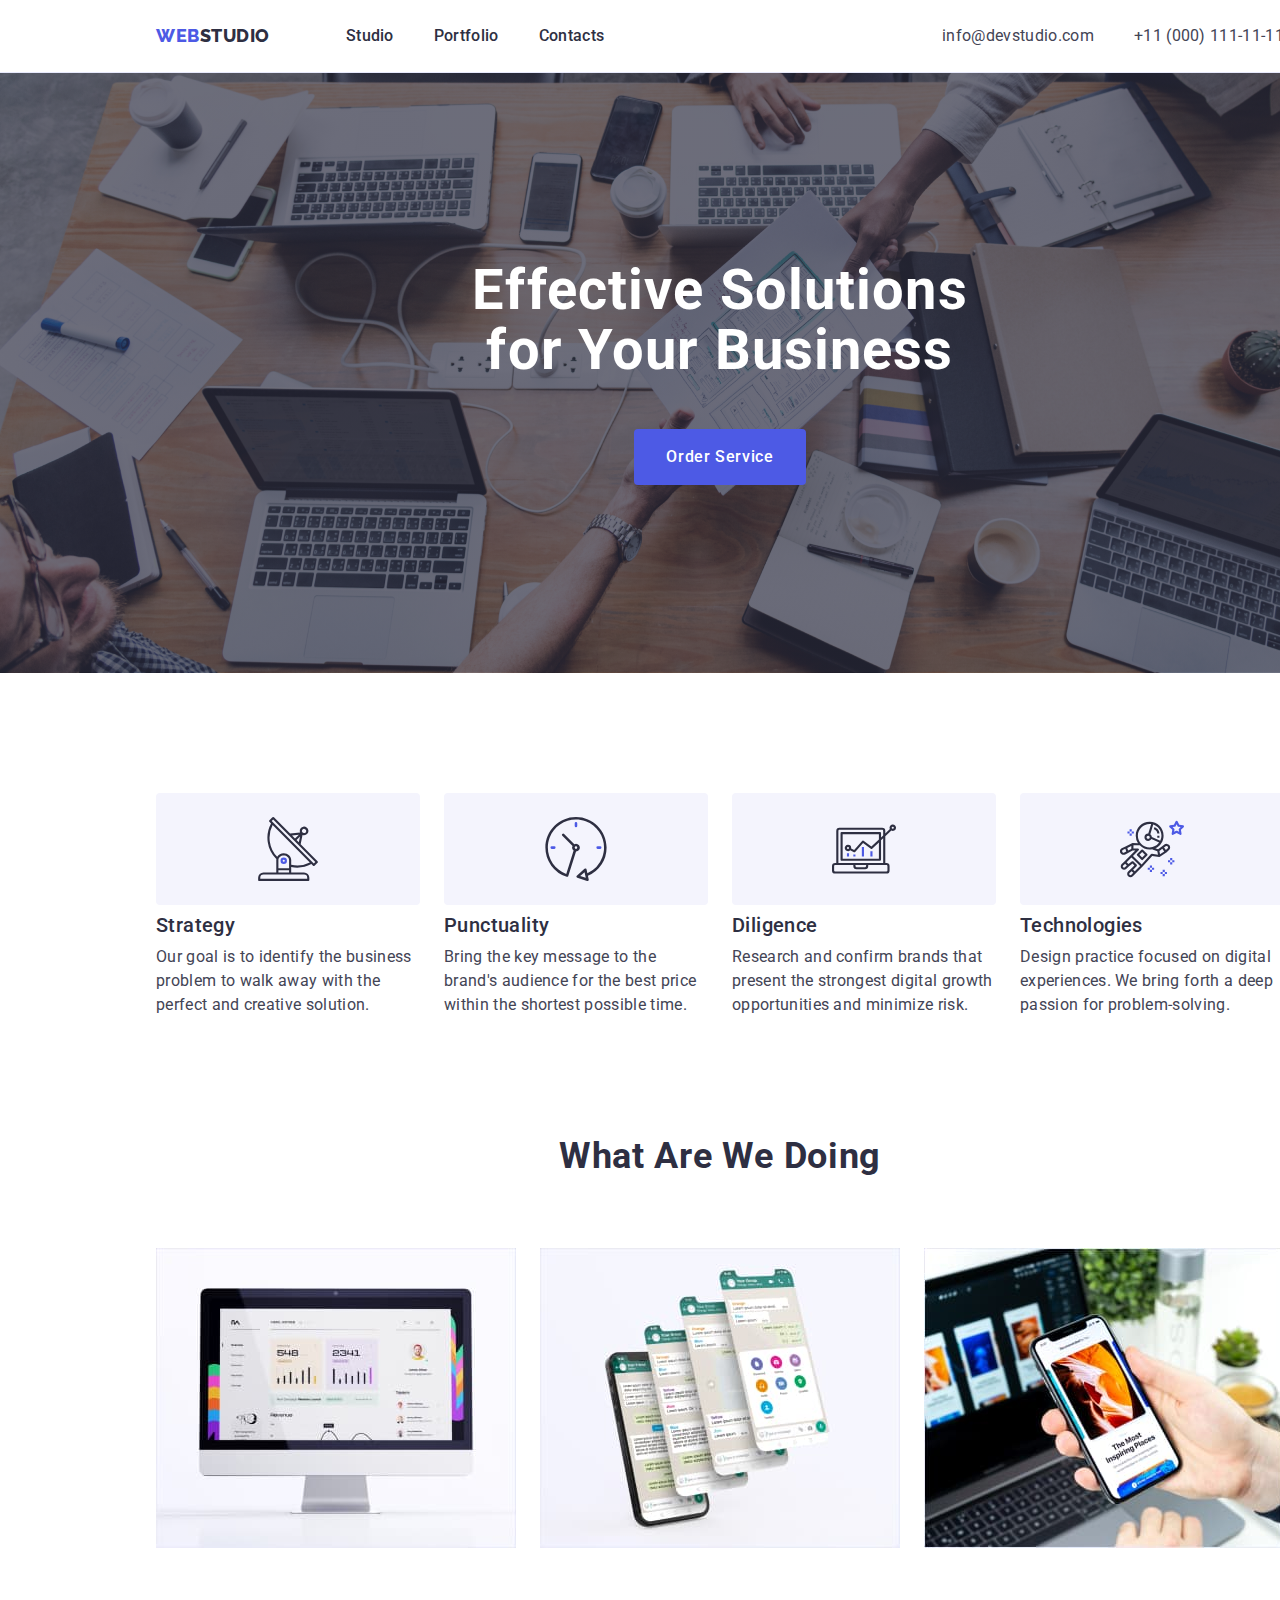
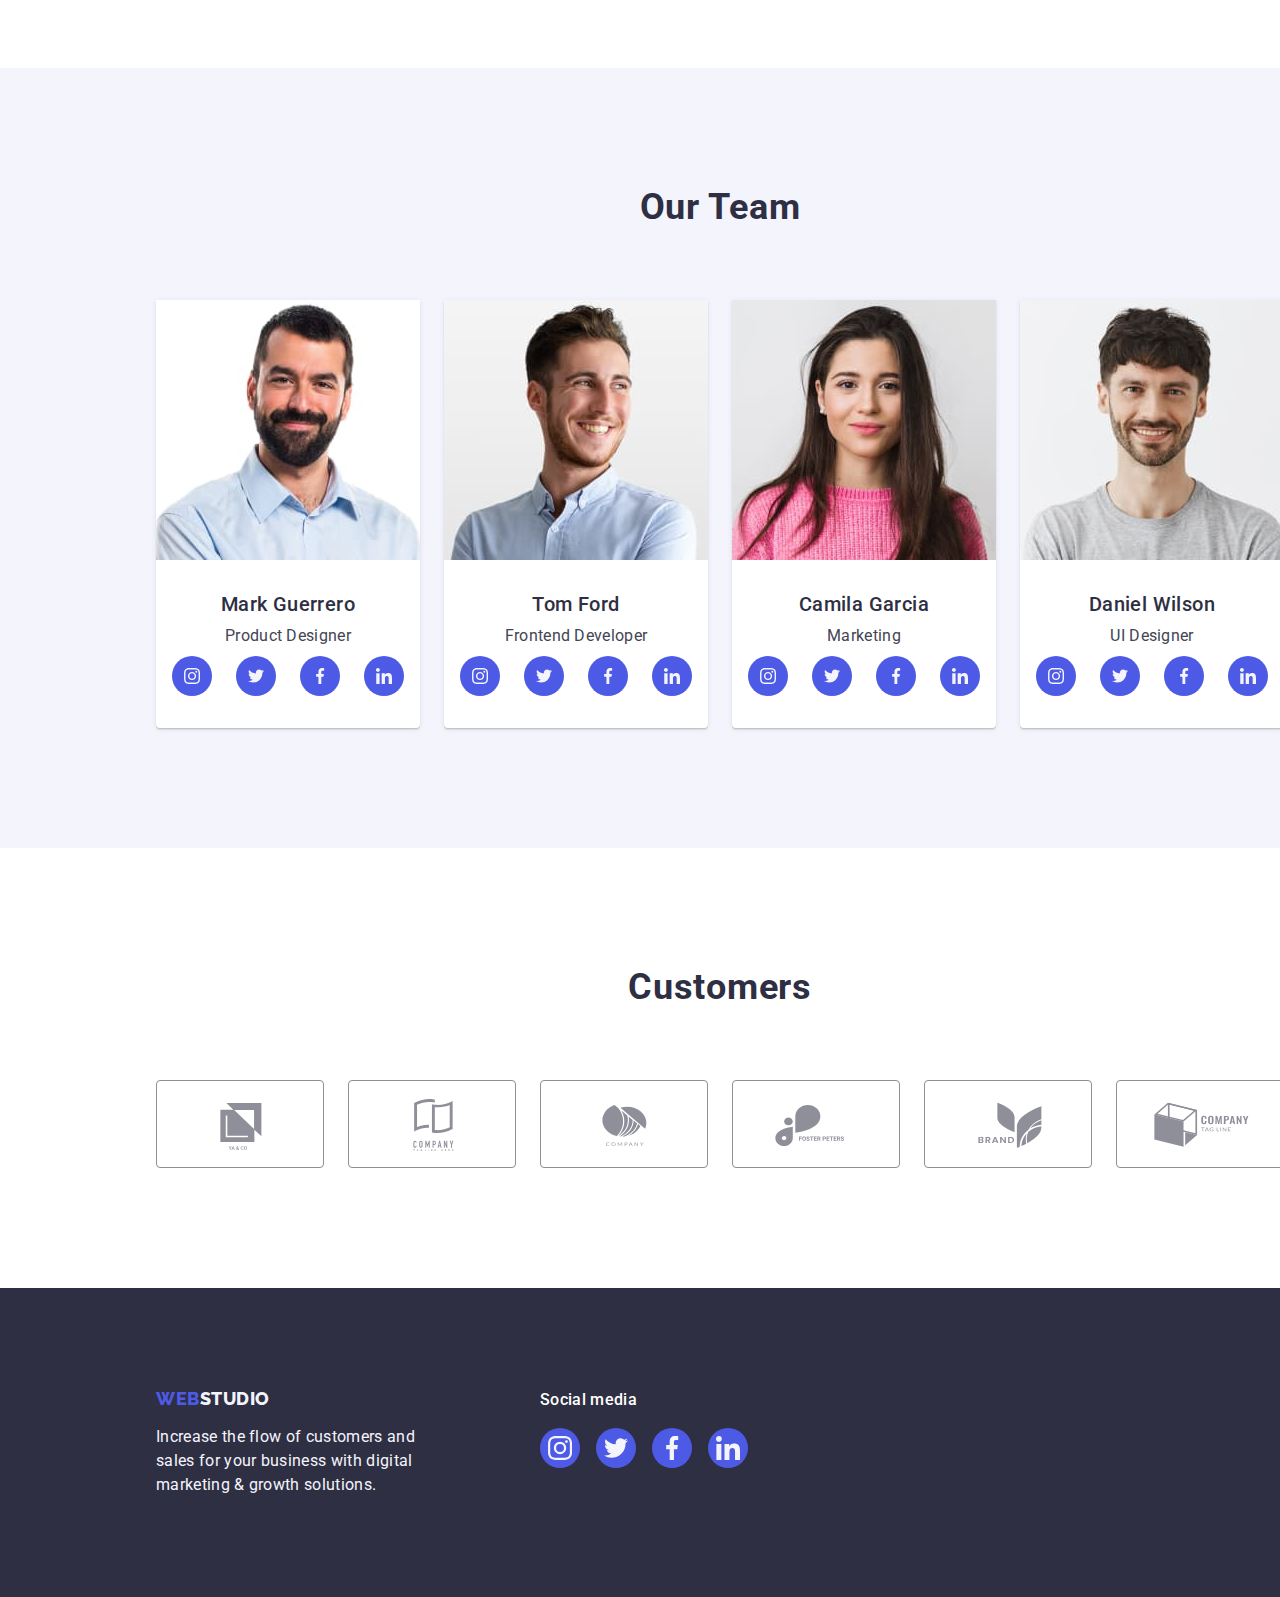
<file: index.html>
<!DOCTYPE html>
<html lang="en">
  <head>
    <meta charset="UTF-8" />
    <meta http-equiv="X-UA-Compatible" content="IE=edge" />
    <meta name="viewport" content="width=device-width, initial-scale=1.0" />
    <title>Document</title>
    <!-- modern-normolize -->
    <link
      rel="stylesheet"
      href="https://cdnjs.cloudflare.com/ajax/libs/modern-normalize/1.1.0/modern-normalize.min.css"
    />

    <link rel="preconnect" href="https://fonts.googleapis.com" />
    <link rel="preconnect" href="https://fonts.gstatic.com" crossorigin />
    <link
      href="https://fonts.googleapis.com/css2?family=Raleway:wght@800&family=Roboto:wght@400;500;700;900&display=swap"
      rel="stylesheet"
    />

    <link rel="stylesheet" href="./css/style.css" />
  </head>
  <body class="wrapper">
    <!-- header  -->
    <header class="header">
      <div class="container transform header-box">
        <nav class="transform">
          <!-- logo -->
          <a href="./index.html" class="logo link"
            >Web<span class="logo-header">Studio</span></a
          >

          <ul class="list transform">
            <li class="menu-link">
              <a href="./index.html" class="menu-item link">Studio</a>
            </li>
            <li class="menu-link">
              <a href="./portfolio.html" class="menu-item link">Portfolio</a>
            </li>
            <li class="menu-link">
              <a href="" class="menu-item link">Contacts</a>
            </li>
          </ul>
        </nav>
        <address class="adress">
          <ul class="list transform">
            <li class="adress-link">
              <a href="mailto:info@devstudio.com" class="adress-item link"
                >info@devstudio.com</a
              >
            </li>
            <li class="adress-link">
              <a href="tel:+110001111111" class="adress-item link"
                >+11 (000) 111-11-11</a
              >
            </li>
          </ul>
        </address>
      </div>
    </header>
    <main>
      <!-- hero -->
      <section class="hero">
        <div class="hero-box container">
          <h1 class="hero-title">Effective Solutions for Your Business</h1>
          <button type="button" class="button hero-button">
            Order Service
          </button>
        </div>
      </section>
      <!-- advantages -->
      <section class="section">
        <div class="container adv">
          <h2 hidden class="advantages-title">advantages</h2>
          <ul class="list">
            <li class="adv-list-item">
              <div class="pic-div">
                <svg class="pic" width="64" height="64">
                  <use href="./images/icons.svg#antenna"></use>
                </svg>
              </div>
              <h3 class="adv-title">Strategy</h3>
              <p class="adv-description">
                Our goal is to identify the business problem to walk away with
                the perfect and creative solution.
              </p>
            </li>
            <li class="adv-list-item">
              <div class="pic-div">
                <svg class="pic" width="64" height="64">
                  <use href="./images/icons.svg#clock"></use>
                </svg>
              </div>
              <h3 class="adv-title">Punctuality</h3>
              <p class="adv-description">
                Bring the key message to the brand's audience for the best price
                within the shortest possible time.
              </p>
            </li>
            <li class="adv-list-item">
              <div class="pic-div">
                <svg class="pic" width="64" height="64">
                  <use href="./images/icons.svg#diagram"></use>
                </svg>
              </div>
              <h3 class="adv-title">Diligence</h3>
              <p class="adv-description">
                Research and confirm brands that present the strongest digital
                growth opportunities and minimize risk.
              </p>
            </li>
            <li class="adv-list-item">
              <div class="pic-div">
                <svg class="pic" width="64" height="64">
                  <use href="./images/icons.svg#astronaut"></use>
                </svg>
              </div>
              <h3 class="adv-title">Technologies</h3>
              <p class="adv-description">
                Design practice focused on digital experiences. We bring forth a
                deep passion for problem-solving.
              </p>
            </li>
          </ul>
        </div>
      </section>
      <!-- work -->
      <section class="work-section">
        <div class="container">
          <h2 class="work-title">What are we doing</h2>
          <ul class="list transform">
            <li class="work-item">
              <img src="./images/monitor.jpg" alt="monitor" width="360" />
            </li>
            <li class="work-item">
              <img src="./images/phone.jpg" alt="phone" width="360" />
            </li>
            <li class="work-item">
              <img
                src="./images/leptop-phone.jpg"
                alt="laptop with phone"
                width="360"
              />
            </li>
          </ul>
        </div>
      </section>
      <!-- team -->
      <section class="team section">
        <div class="container">
          <h2 class="team-title">Our Team</h2>
          <ul class="list list-worker">
            <li class="worker">
              <img
                src="./images/guerrero.jpg"
                alt="Product Designer"
                width="264"
              />
              <div class="worker-box">
                <h3 class="worker-name">Mark Guerrero</h3>
                <p class="post">Product Designer</p>
                <ul class="team-social-list social-list list">
                  <li class="social-set">
                    <a href="" class="social-link">
                      <svg class="social-icon" width="16" height="16">
                        <use href="./images/icons.svg#instagram"></use>
                      </svg>
                    </a>
                  </li>
                  <li class="social-set">
                    <a href="" class="social-link">
                      <svg class="social-icon" width="16" height="16">
                        <use href="./images/icons.svg#twitter"></use>
                      </svg>
                    </a>
                  </li>
                  <li class="social-set">
                    <a href="" class="social-link">
                      <svg class="social-icon" width="16" height="16">
                        <use href="./images/icons.svg#facebook"></use>
                      </svg>
                    </a>
                  </li>
                  <li class="social-set">
                    <a href="" class="social-link">
                      <svg class="social-icon" width="16" height="16">
                        <use href="./images/icons.svg#linkedin"></use>
                      </svg>
                    </a>
                  </li>
                </ul>
              </div>
            </li>
            <li class="worker">
              <img
                src="./images/ford.jpg"
                alt="Frontend Developer"
                width="264"
              />
              <div class="worker-box">
                <h3 class="worker-name">Tom Ford</h3>
                <p class="post">Frontend Developer</p>
                <ul class="team-social-list social-list list">
                  <li class="social-set">
                    <a href="" class="social-link">
                      <svg class="social-icon" width="16" height="16">
                        <use href="./images/icons.svg#instagram"></use>
                      </svg>
                    </a>
                  </li>
                  <li class="social-set">
                    <a href="" class="social-link">
                      <svg class="social-icon" width="16" height="16">
                        <use href="./images/icons.svg#twitter"></use>
                      </svg>
                    </a>
                  </li>
                  <li class="social-set">
                    <a href="" class="social-link">
                      <svg class="social-icon" width="16" height="16">
                        <use href="./images/icons.svg#facebook"></use>
                      </svg>
                    </a>
                  </li>
                  <li class="social-set">
                    <a href="" class="social-link">
                      <svg class="social-icon" width="16" height="16">
                        <use href="./images/icons.svg#linkedin"></use>
                      </svg>
                    </a>
                  </li>
                </ul>
              </div>
            </li>
            <li class="worker">
              <img src="./images/garcia.jpg" alt="Marketing" width="264" />
              <div class="worker-box">
                <h3 class="worker-name">Camila Garcia</h3>
                <p class="post">Marketing</p>
                <ul class="team-social-list social-list list">
                  <li class="social-set">
                    <a href="" class="social-link">
                      <svg class="social-icon" width="16" height="16">
                        <use href="./images/icons.svg#instagram"></use>
                      </svg>
                    </a>
                  </li>
                  <li class="social-set">
                    <a href="" class="social-link">
                      <svg class="social-icon" width="16" height="16">
                        <use href="./images/icons.svg#twitter"></use>
                      </svg>
                    </a>
                  </li>
                  <li class="social-set">
                    <a href="" class="social-link">
                      <svg class="social-icon" width="16" height="16">
                        <use href="./images/icons.svg#facebook"></use>
                      </svg>
                    </a>
                  </li>
                  <li class="social-set">
                    <a href="" class="social-link">
                      <svg class="social-icon" width="16" height="16">
                        <use href="./images/icons.svg#linkedin"></use>
                      </svg>
                    </a>
                  </li>
                </ul>
              </div>
            </li>
            <li class="worker">
              <img src="./images/wilson.jpg" alt="UI Designer" width="264" />
              <div class="worker-box">
                <h3 class="worker-name">Daniel Wilson</h3>
                <p class="post">UI Designer</p>
                <ul class="team-social-list social-list list">
                  <li class="social-set">
                    <a href="" class="social-link">
                      <svg class="social-icon" width="16" height="16">
                        <use href="./images/icons.svg#instagram"></use>
                      </svg>
                    </a>
                  </li>
                  <li class="social-set">
                    <a href="" class="social-link">
                      <svg class="social-icon" width="16" height="16">
                        <use href="./images/icons.svg#twitter"></use>
                      </svg>
                    </a>
                  </li>
                  <li class="social-set">
                    <a href="" class="social-link">
                      <svg class="social-icon" width="16" height="16">
                        <use href="./images/icons.svg#facebook"></use>
                      </svg>
                    </a>
                  </li>
                  <li class="social-set">
                    <a href="" class="social-link">
                      <svg class="social-icon" width="16" height="16">
                        <use href="./images/icons.svg#linkedin"></use>
                      </svg>
                    </a>
                  </li>
                </ul>
              </div>
            </li>
          </ul>
        </div>
      </section>
      <!-- costumers -->
      <section class="costum-section section">
        <div class="container">
          <h2 class="costumer-title">Customers</h2>
          <ul class="costum-list list">
            <li class="costum-item">
              <a href="" class="costum-link">
                <svg class="costum-pic" width="104" height="56">
                  <use href="./images/icons.svg#ya"></use>
                </svg>
              </a>
            </li>
            <li class="costum-item">
              <a href="" class="costum-link">
                <svg class="costum-pic" width="104" height="56">
                  <use href="./images/icons.svg#tagline"></use>
                </svg>
              </a>
            </li>
            <li class="costum-item">
              <a href="" class="costum-link">
                <svg class="costum-pic" width="104" height="56">
                  <use href="./images/icons.svg#company"></use>
                </svg>
              </a>
            </li>
            <li class="costum-item">
              <a href="" class="costum-link">
                <svg class="costum-pic" width="104" height="56">
                  <use href="./images/icons.svg#foster"></use>
                </svg>
              </a>
            </li>
            <li class="costum-item">
              <a href="" class="costum-link">
                <svg class="costum-pic" width="104" height="56">
                  <use href="./images/icons.svg#brand"></use>
                </svg>
              </a>
            </li>
            <li class="costum-item">
              <a href="" class="costum-link">
                <svg class="costum-pic" width="104" height="56">
                  <use href="./images/icons.svg#tag"></use>
                </svg>
              </a>
            </li>
          </ul>
        </div>
      </section>
    </main>
    <!-- footer -->
    <footer class="footer">
      <div class="container footer-container">
        <div class="footer-box">
          <a href="./index.html" class="logo link"
            >Web<span class="logo-footer">Studio</span></a
          >
          <p class="footer-desc">
            Increase the flow of customers and sales for your business with
            digital marketing & growth solutions.
          </p>
        </div>
        <div class="social">
          <p class="social-title">Social media</p>
          <ul class="social-list list">
            <li class="social-item">
              <a href="" class="social-link">
                <svg class="social-icon" width="24" height="24">
                  <use href="./images/icons.svg#instagram"></use>
                </svg>
              </a>
            </li>
            <li class="social-item">
              <a href="" class="social-link">
                <svg class="social-icon" width="24" height="24">
                  <use href="./images/icons.svg#twitter"></use>
                </svg>
              </a>
            </li>
            <li class="social-item">
              <a href="" class="social-link">
                <svg class="social-icon" width="24" height="24">
                  <use href="./images/icons.svg#facebook"></use>
                </svg>
              </a>
            </li>
            <li class="social-item">
              <a href="" class="social-link">
                <svg class="social-icon" width="24" height="24">
                  <use href="./images/icons.svg#linkedin"></use>
                </svg>
              </a>
            </li>
          </ul>
        </div>
      </div>
    </footer>
  </body>
</html>
</file>
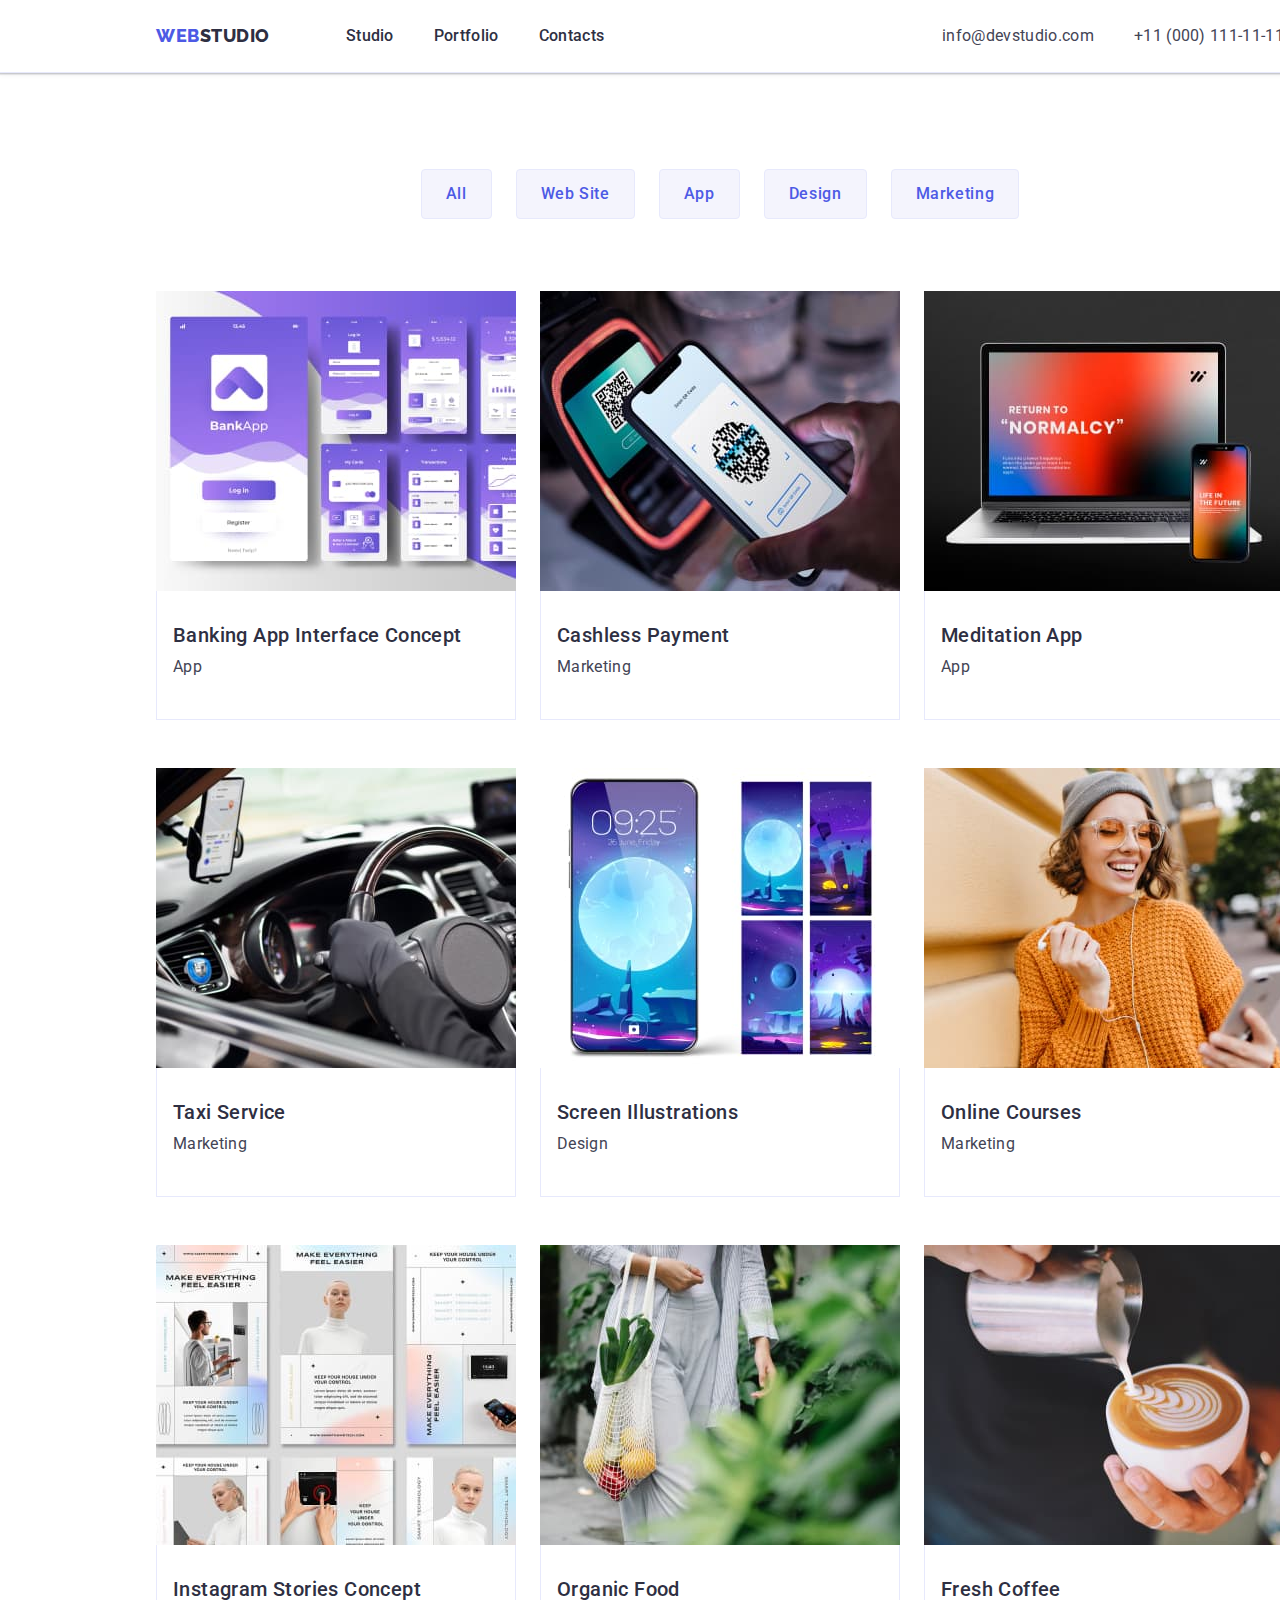
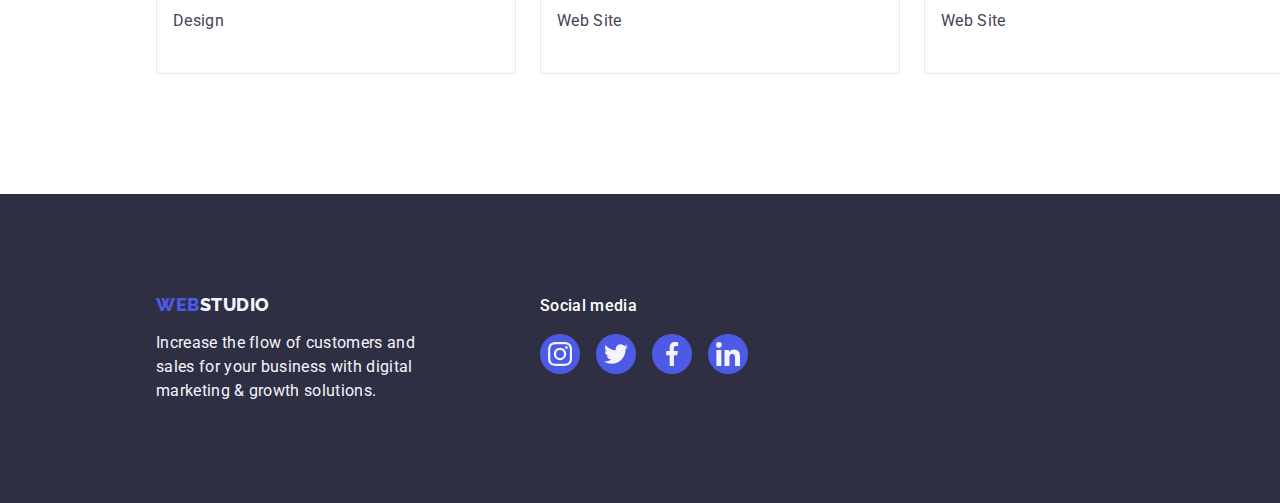
<file: portfolio.html>
<!DOCTYPE html>
<html lang="en">
  <head>
    <meta charset="UTF-8" />
    <meta http-equiv="X-UA-Compatible" content="IE=edge" />
    <meta name="viewport" content="width=device-width, initial-scale=1.0" />
    <title>Document</title>
    <!-- modern-normolize -->
    <link
      rel="stylesheet"
      href="https://cdnjs.cloudflare.com/ajax/libs/modern-normalize/1.1.0/modern-normalize.min.css"
    />

    <link rel="preconnect" href="https://fonts.googleapis.com" />
    <link rel="preconnect" href="https://fonts.gstatic.com" crossorigin />
    <link
      href="https://fonts.googleapis.com/css2?family=Raleway:wght@800&family=Roboto:wght@400;500;700;900&display=swap"
      rel="stylesheet"
    />

    <link rel="stylesheet" href="./css/style.css" />
  </head>
  <body class="wrapper">
    <header class="header">
      <div class="container transform header-box">
        <nav class="transform">
          <!-- logo -->
          <a href="./index.html" class="logo link"
            >Web<span class="logo-header">Studio</span></a
          >

          <ul class="list transform">
            <li class="menu-link">
              <a href="./index.html" class="menu-item link">Studio</a>
            </li>
            <li class="menu-link">
              <a href="./portfolio.html" class="menu-item link">Portfolio</a>
            </li>
            <li class="menu-link">
              <a href="" class="menu-item link">Contacts</a>
            </li>
          </ul>
        </nav>
        <address class="adress">
          <ul class="list transform">
            <li class="adress-link">
              <a href="mailto:info@devstudio.com" class="adress-item link"
                >info@devstudio.com</a
              >
            </li>
            <li class="adress-link">
              <a href="tel:+110001111111" class="adress-item link"
                >+11 (000) 111-11-11</a
              >
            </li>
          </ul>
        </address>
      </div>
    </header>

    <main>
      <section class="section-app">
        <div class="container">
          <h1 hidden>our working</h1>

          <!-- filter -->

          <ul class="list filter-list">
            <li class="filter-item">
              <button type="button" class="button filter-button">All</button>
            </li>
            <li class="filter-item">
              <button type="button" class="button filter-button">
                Web Site
              </button>
            </li>
            <li class="filter-item">
              <button type="button" class="button filter-button">App</button>
            </li>
            <li class="filter-item">
              <button type="button" class="button filter-button">Design</button>
            </li>
            <li class="filter-item">
              <button type="button" class="button filter-button">
                Marketing
              </button>
            </li>
          </ul>

          <!-- application -->
          <ul class="list transform">
            <li class="app-cards">
              <a href="" class="link card-box">
                <img
                  src="./images/portfolio/banking-app.jpg"
                  alt="banking app"
                  width="360"
                  height="300"
                />
                <div class="card-content">
                  <h2 class="name-working">Banking App Interface Concept</h2>
                  <p class="category-working">App</p>
                </div>
              </a>
            </li>
            <li class="app-cards">
              <a href="" class="link card-box">
                <img
                  src="./images/portfolio/cashlessi-payment.jpg"
                  alt="cashlessi payment"
                  width="360"
                  height="300"
                />
                <div class="card-content">
                  <h2 class="name-working">Cashless Payment</h2>
                  <p class="category-working">Marketing</p>
                </div>
              </a>
            </li>
            <li class="app-cards">
              <a href="" class="link card-box">
                <img
                  src="./images/portfolio/meditation-app.jpg"
                  alt="meditation app"
                  width="360"
                  height="300"
                />
                <div class="card-content">
                  <h2 class="name-working">Meditation App</h2>
                  <p class="category-working">App</p>
                </div>
              </a>
            </li>
            <li class="app-cards">
              <a href="" class="link card-box">
                <img
                  src="./images/portfolio/taxi-service.jpg"
                  alt="taxi service"
                  width="360"
                  height="300"
                />
                <div class="card-content">
                  <h2 class="name-working">Taxi Service</h2>
                  <p class="category-working">Marketing</p>
                </div>
              </a>
            </li>
            <li class="app-cards">
              <a href="" class="link card-box">
                <img
                  src="./images/portfolio/screen-illustrations.jpg"
                  alt="screen illustrations"
                  width="360"
                  height="300"
                />
                <div class="card-content">
                  <h2 class="name-working">Screen Illustrations</h2>
                  <p class="category-working">Design</p>
                </div>
              </a>
            </li>
            <li class="app-cards">
              <a href="" class="link card-box">
                <img
                  src="./images/portfolio/online-courses.jpg"
                  alt="online courses"
                  width="360"
                  height="300"
                />
                <div class="card-content">
                  <h2 class="name-working">Online Courses</h2>
                  <p class="category-working">Marketing</p>
                </div>
              </a>
            </li>
            <li class="app-cards">
              <a href="" class="link card-box">
                <img
                  src="./images/portfolio/instagram-stories-concept.jpg"
                  alt="instagram stories concept"
                  width="360"
                  height="300"
                />
                <div class="card-content">
                  <h2 class="name-working">Instagram Stories Concept</h2>
                  <p class="category-working">Design</p>
                </div>
              </a>
            </li>
            <li class="app-cards">
              <a href="" class="link card-box">
                <img
                  src="./images/portfolio/organic-food.jpg"
                  alt="organic food"
                  width="360"
                  height="300"
                />
                <div class="card-content">
                  <h2 class="name-working">Organic Food</h2>
                  <p class="category-working">Web Site</p>
                </div>
              </a>
            </li>
            <li class="app-cards">
              <a href="" class="link card-box">
                <img
                  src="./images/portfolio/fresh-coffee.jpg"
                  alt="fresh coffee"
                  width="360"
                  height="300"
                />
                <div class="card-content">
                  <h2 class="name-working">Fresh Coffee</h2>
                  <p class="category-working">Web Site</p>
                </div>
              </a>
            </li>
          </ul>
        </div>
      </section>
    </main>
    <!-- footer -->
    <footer class="footer">
      <div class="container footer-container">
        <div class="footer-box">
          <a href="./index.html" class="logo link"
            >Web<span class="logo-footer">Studio</span></a
          >
          <p class="footer-desc">
            Increase the flow of customers and sales for your business with
            digital marketing & growth solutions.
          </p>
        </div>
        <div class="social">
          <p class="social-title">Social media</p>
          <ul class="social-list list">
            <li class="social-item">
              <a href="" class="social-link">
                <svg class="social-icon" width="24" height="24">
                  <use href="./images/icons.svg#instagram"></use>
                </svg>
              </a>
            </li>
            <li class="social-item">
              <a href="" class="social-link">
                <svg class="social-icon" width="24" height="24">
                  <use href="./images/icons.svg#twitter"></use>
                </svg>
              </a>
            </li>
            <li class="social-item">
              <a href="" class="social-link">
                <svg class="social-icon" width="24" height="24">
                  <use href="./images/icons.svg#facebook"></use>
                </svg>
              </a>
            </li>
            <li class="social-item">
              <a href="" class="social-link">
                <svg class="social-icon" width="24" height="24">
                  <use href="./images/icons.svg#linkedin"></use>
                </svg>
              </a>
            </li>
          </ul>
        </div>
      </div>
    </footer>
  </body>
</html>
</file>
<file: css/style.css>
/* ----------- basic properties ---------------- */
:root {
  /* fon color */
  --primary-background-colour: #ffffff;
  --secondary-background-colour: #2e2f42;
  --section-background-colour: #f4f4fd;

  /* text color */
  --secondery-text-colour: #2e2f42;
  --white-text-colour: #ffffff;
  --footer-text-colour: #f4f4fd;

  /* button color */
  --button-colour: #4d5ae5;
  --accent-colour: #404bbf;
  --icon-colour: #8e8f99;
  --icon-footer-accent: #31d0aa;

  --border-color: #e7e9fc;
}

body {
  font-family: 'Roboto', sans-serif;
  background-color: var(--primary-background-colour);
  color: #434455;
}

/* * {
  outline: 2px solid coral;
} */

/* ----------- components --------- */
h1,
h2,
h3,
h4,
p {
  margin: 0;
}
.list {
  list-style: none;
  padding: 0;
  margin: 0;
}
img {
  display: block;
}
.section {
  padding: 120px 0;
}

.button {
  cursor: pointer;
  border-radius: 4px;
}

.work-title,
.team-title,
.costumer-title {
  font-weight: 700;
  font-size: 36px;
  line-height: 1.1;
  letter-spacing: 0.02em;
  text-transform: capitalize;
  text-align: center;

  color: var(--secondery-text-colour);

  margin-bottom: 72px;
}

.worker-name,
.name-working {
  font-weight: 500;
  font-size: 20px;
  line-height: 1.2;
  letter-spacing: 0.02em;

  color: var(--secondery-text-colour);
}

.work-item:not(:last-child),
.adv-list-item:not(:last-child),
.worker:not(:last-child),
.filter-item:not(:last-child) {
  margin-right: 24px;
}

.post,
.category-working {
  font-size: 16px;
  line-height: 1.5;
  letter-spacing: 0.02em;
  margin-bottom: 8px;
}

.container {
  margin: 0 auto;
  max-width: 1158px;
  padding: 0 15px;
}

.wrapper {
  width: 1440px;
}

.transform {
  display: flex;
  flex-wrap: wrap;

  align-items: center;
}

.social-list {
  display: flex;
  gap: 24px;

  justify-content: center;
}

.social-link {
  display: flex;
  background-color: var(--button-colour);
  width: 40px;
  height: 40px;
  border-radius: 50%;
  align-items: center;
  justify-content: center;
}

.team .social-icon {
  fill: var(--section-background-colour);
}

/* ----------- header ------------ */
.header {
  box-shadow: 0px 2px 1px rgba(46, 47, 66, 0.08),
    0px 1px 1px rgba(46, 47, 66, 0.16), 0px 1px 6px rgba(46, 47, 66, 0.08);
}

.header-box {
  padding: 0 15px;
}
.adress-item,
.menu-item {
  padding: 24px 0;
}
.header .logo {
  margin-right: 76px;
}
.menu-link:not(:last-child) {
  margin-right: 40px;
}

.logo {
  font-family: 'Raleway', sans-serif;
  font-weight: 800;
  font-size: 18px;
  line-height: 1.17;
  letter-spacing: 0.03em;
  text-transform: uppercase;

  color: var(--secondery-text-colour);

  color: var(--button-colour);
}

.link {
  text-decoration: none;
}

.logo-header {
  color: var(--secondery-text-colour);
}

.menu-item {
  font-weight: 500;
  font-size: 16px;
  line-height: 1.5;

  letter-spacing: 0.02em;
  color: var(--secondery-text-colour);
}

.menu-item:hover,
.menu-item:focus {
  color: var(--accent-colour);
}
/* adress */
.adress {
  margin-left: auto;
}
.adress-link:nth-child(1) {
  margin-right: 40px;
}

.adress {
  font-style: normal;
}
.adress-item {
  display: inline-block;
  font-weight: 400;
  font-size: 16px;
  line-height: 1.5;
  letter-spacing: 0.02em;

  color: inherit;
}

.adress-item:hover,
.adress-item:focus {
  color: var(--accent-colour);
}

/* frame */
.header {
  border-bottom: solid 1px var(--border-color);
}
/* ---------- hero -------------- */

.hero {
  background-color: var(--secondary-background-colour);
  padding: 188px 0;

  background-image: linear-gradient(
      rgba(46, 47, 66, 0.7),
      rgba(46, 47, 66, 0.7)
    ),
    url(../images/people-office.jpg);

  max-width: 1440px;
  background-repeat: no-repeat;
  background-position: center;
  background-size: cover;
}
.hero-box {
  text-align: center;
}

.hero-title {
  font-weight: 700;
  font-size: 56px;
  line-height: 1.07;
  letter-spacing: 0.02em;

  color: var(--white-text-colour);

  max-width: 496px;
  margin: 0 auto;
}

.hero-button:hover,
.hero-button:focus {
  background-color: var(--accent-colour);
}
.hero-button {
  font-family: 'Roboto', sans-serif;
  font-weight: 500;
  font-size: 16px;
  line-height: 1.5;
  letter-spacing: 0.04em;

  color: var(--white-text-colour);
  background-color: var(--button-colour);

  display: block;
  margin: 0 auto;
  margin-top: 48px;
  padding: 16px 32px;

  min-width: 169px;
  height: 56px;

  border: none;
}
/* ---------- advantages-------- */
.adv-title {
  font-weight: 500;
  font-size: 20px;
  line-height: 1.2;
  letter-spacing: 0.02em;

  color: var(--secondery-text-colour);

  margin-bottom: 8px;
}
.adv-description {
  font-size: 16px;
  line-height: 1.5;
  letter-spacing: 0.02em;
}

.adv > .list {
  display: flex;
}

.adv-list-item {
  flex-basis: calc((100% - 3 * 24px));
}

.pic-div {
  height: 112px;
  background-color: var(--section-background-colour);
  display: flex;
  align-items: center;
  justify-content: center;

  border-radius: 4px;
  margin-bottom: 8px;
}

.pic {
  width: 64px;
  height: 64px;
}

.clock {
  background-image: url(../images/icons/clock.svg);
}
.diagram {
  background-image: url(../images/icons/diagram.svg);
}
.astronaut {
  background-image: url(../images/icons/astronaut.svg);
}

/* ----------- work -------------- */
.work-section {
  padding: 0 0 120px 0;
}
/* ---------- our team ----------- */
.team {
  background-color: var(--section-background-colour);
}
.list-worker {
  display: flex;
}

.worker-box {
  text-align: center;
  padding: 32px 0;
}
.worker {
  background-color: var(--primary-background-colour);

  border-radius: 0 0 4px 4px;
  box-shadow: 0px 2px 1px rgba(46, 47, 66, 0.08),
    0px 1px 1px rgba(46, 47, 66, 0.16), 0px 1px 6px rgba(46, 47, 66, 0.08);
}

.worker-name {
  margin-bottom: 8px;
}
.worker .social-link:hover,
.worker .social-link:focus {
  background-color: var(--accent-colour);
}

/* -------------- costumers ---------- */

.costum-list {
  display: flex;
  justify-content: center;
  gap: 24px;
}
.costum-link {
  width: 168px;
  height: 88px;
  border: 1px solid;
  border-radius: 4px;
  color: var(--icon-colour);
  display: flex;
  justify-content: center;
  align-items: center;
}
.costum-link:hover,
.costum-link:focus {
  fill: var(--accent-colour);
  color: var(--accent-colour);
}

.costum-pic {
  fill: currentColor;
}

.costum-link:hover .costum-pic,
.costum-link:focus .costum-pic {
  fill: var(--accent-colour);
}

/* --------- footer --------- */
.footer {
  background-color: var(--secondary-background-colour);

  padding-left: 15px;
  padding: 100px 0;
}
.footer-container {
  display: flex;

  align-items: baseline;
}
.logo-footer {
  color: var(--footer-text-colour);
}
.footer-box {
  margin-right: 120px;
}

.footer-box > .logo {
  display: inline-block;
  margin-bottom: 16px;
}

.footer-desc {
  font-size: 16px;
  line-height: 1.5;
  letter-spacing: 0.02em;

  color: var(--footer-text-colour);
  max-width: 264px;
}
.footer .social-title {
  margin-bottom: 16px;

  font-weight: 500;
  font-size: 16px;
  line-height: 1.5;
  letter-spacing: 0.02em;
  color: var(--primary-background-colour);
}
.footer .social-link:hover,
.footer .social-link:focus {
  background-color: var(--icon-footer-accent);
}
.footer .social-list {
  gap: 16px;
}

.footer .social-icon {
  fill: var(--section-background-colour);
}

/* =========== PORTFOLIO ============= */
.section-app {
  padding-bottom: 120px;
  padding-top: 96px;
}

/* ---------- filter -------------- */
.filter-button {
  font-family: 'Roboto', sans-serif;
  font-style: normal;
  font-weight: 500;
  font-size: 16px;
  line-height: 1.5;
  letter-spacing: 0.04em;

  color: var(--button-colour);
  background-color: var(--section-background-colour);

  border: 1px solid var(--border-color);
}
.filter-button:hover,
.filter-button:focus {
  color: var(--white-text-colour);
  background-color: var(--accent-colour);
  border: 1px solid transparent;
  box-shadow: 0px 3px 1px rgba(0, 0, 0, 0.1), 0px 2px 1px rgba(0, 0, 0, 0.08),
    0px 2px 2px rgba(0, 0, 0, 0.12);
  border-radius: 4px;
}
.filter-button {
  padding: 12px 24px;
}

.filter-list {
  display: flex;
  justify-content: center;
  margin-bottom: 72px;
}

/* ----------- application ------------ */

.category-working {
  color: #434455;
}

.card-box {
  display: block;
  flex-basis: calc(100% / 3);
}
.card-box:hover,
.card-box:focus {
  box-shadow: 0px 1px 6px rgba(46, 47, 66, 0.08),
    0px 1px 1px rgba(46, 47, 66, 0.16), 0px 2px 1px rgba(46, 47, 66, 0.08);
}

.app-cards:not(:nth-child(3n)) {
  margin-right: 24px;
}
.app-cards:not(:nth-last-child(-n + 3)) {
  margin-bottom: 48px;
}
.app-cards {
  width: 360px;
}
.card-content {
  padding: 32px 16px;
  border: 1px solid var(--border-color);
  border-top: none;
}
.name-working {
  margin-bottom: 8px;
}
/* ===== examples ======== */
</file>
